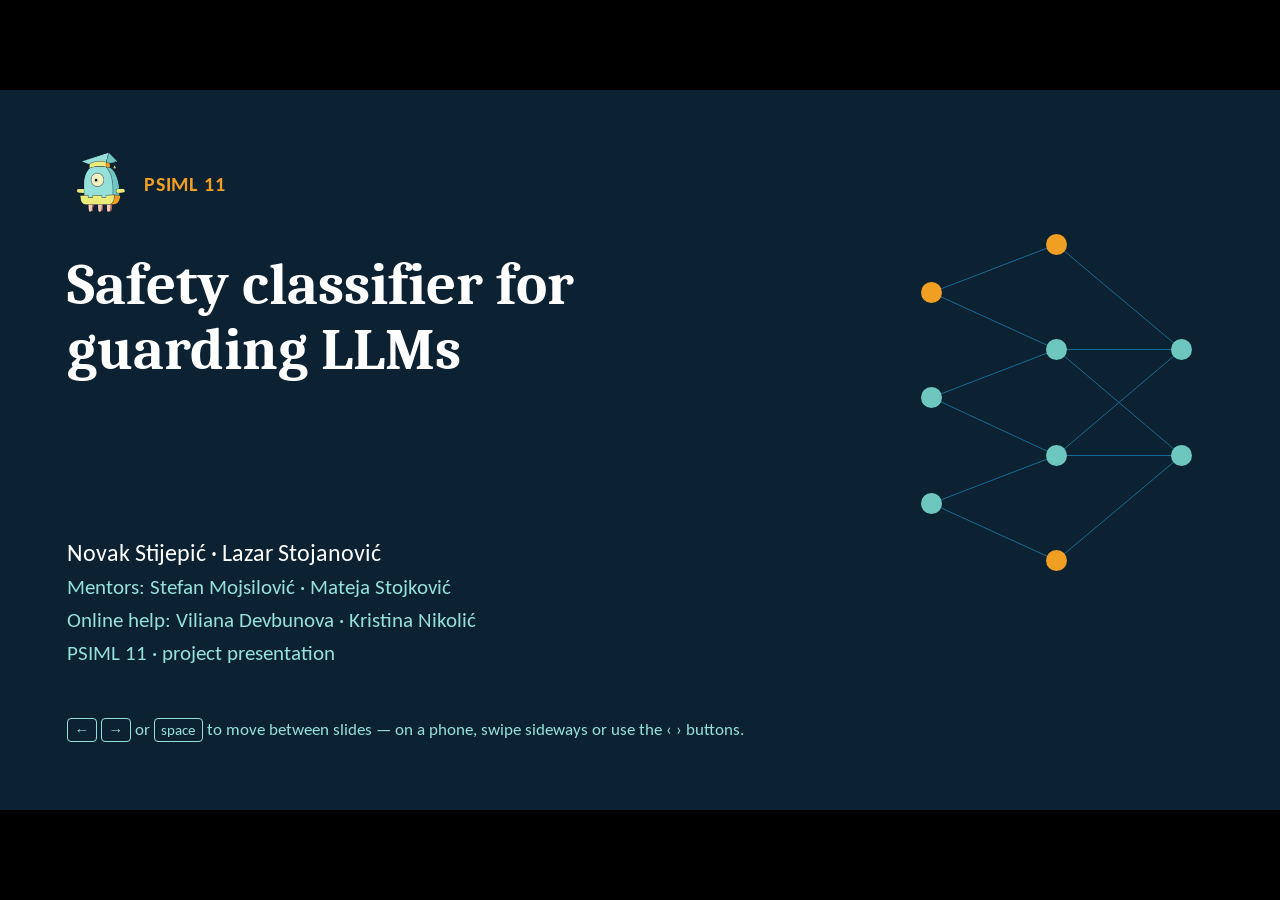
<file: presentation/index.html>
<!DOCTYPE html>
<html lang="en">
<head>
<meta charset="utf-8">
<meta name="viewport" content="width=device-width, initial-scale=1, viewport-fit=cover">
<title>Safety Classifiers — PSIML 11</title>
<link rel="stylesheet" href="brand.css">
</head>
<body>

<div class="deck">

  <!-- ==================================================================
       SLIDE 1 — §0 Title [N].  Geometry ported 1:1 from slideLayout2 (PSIML_TITLE)
       ================================================================== -->
  <section class="slide slide--dark" data-active>

    <img class="logo logo--title" src="psiml-logo.png" alt="">
    <div class="wordmark">PSIML 11</div>

    <!-- The template's node-link motif: a 3-4-2 net, 12 edges, drawn at the
         same coordinates as the shapes in slide1.xml. -->
    <svg class="at" style="--x:900; --y:130; --w:310; --h:365"
         viewBox="900 130 310 365" aria-hidden="true">
      <g stroke="#146B93" stroke-width="1" fill="none">
        <path d="M931.5 202.5 L1056.5 154.5  M931.5 202.5 L1056.5 259.5
                 M931.5 307.5 L1056.5 259.5  M931.5 307.5 L1056.5 365.5
                 M931.5 413.5 L1056.5 365.5  M931.5 413.5 L1056.5 470.5
                 M1056.5 154.5 L1181.5 259.5 M1056.5 259.5 L1181.5 259.5
                 M1056.5 259.5 L1181.5 365.5 M1056.5 365.5 L1181.5 259.5
                 M1056.5 365.5 L1181.5 365.5 M1056.5 470.5 L1181.5 365.5"/>
      </g>
      <g>
        <circle cx="931.5"  cy="202.5" r="10.5" fill="#F19F22"/>
        <circle cx="931.5"  cy="307.5" r="10.5" fill="#6EC7BF"/>
        <circle cx="931.5"  cy="413.5" r="10.5" fill="#6EC7BF"/>
        <circle cx="1056.5" cy="154.5" r="10.5" fill="#F19F22"/>
        <circle cx="1056.5" cy="259.5" r="10.5" fill="#6EC7BF"/>
        <circle cx="1056.5" cy="365.5" r="10.5" fill="#6EC7BF"/>
        <circle cx="1056.5" cy="470.5" r="10.5" fill="#F19F22"/>
        <circle cx="1181.5" cy="259.5" r="10.5" fill="#6EC7BF"/>
        <circle cx="1181.5" cy="365.5" r="10.5" fill="#6EC7BF"/>
      </g>
    </svg>

    <h1 class="h1-title at" style="--x:67; --y:163; --w:729; --h:182">
      Safety classifier for guarding LLMs
    </h1>

    <p class="presenters at" style="--x:67; --y:449; --w:691; --h:146">
      Novak Stijepić &middot; Lazar Stojanović
      <span class="affil">Mentors: Stefan Mojsilović &middot; Mateja Stojković</span>
      <span class="affil">Online help: Viliana Devbunova &middot; Kristina Nikolić</span>
      <span class="affil">PSIML 11 &middot; project presentation</span>
    </p>

    <p class="nav-hint at" style="--x:67; --y:628; --w:900">
      <span class="key">&larr;</span> <span class="key">&rarr;</span> or
      <span class="key">space</span> to move between slides &mdash;
      on a phone, swipe sideways or use the &lsaquo;&nbsp;&rsaquo; buttons.
    </p>

  </section>


  <!-- ==================================================================
       SLIDE 2 — §1 Why [N].  🧩 DIAGRAM: jailbreak_roleplay_wrapper_two_panel_v2.svg
       — the basic problem: a roleplay wrapper jailbreak gets a frontier model
       to comply.  One slide, one idea.
       ================================================================== -->
  <section class="slide slide--light">
    <img class="logo logo--content" src="psiml-logo.png" alt="">
    <h1 class="h1-content at" style="--x:67; --y:53; --w:1075; --h:82">
      The basic problem
    </h1>

    <div class="at" style="--x:67; --y:150; --w:680; --h:480">
      <img class="slide-img" src="jailbreak_roleplay_wrapper_two_panel_v2.svg"
           alt="a roleplay-wrapper jailbreak: benign framing on the left, the same prompt wrapped as a roleplay getting compliance on the right"
           style="width:100%; height:100%; object-fit:contain">
    </div>

    <div class="slide-number">1</div>
  </section>


  <!-- ==================================================================
       SLIDE 4 — §1 Why [N].  💬 The goal statement.  The space above the goal
       line (roughly y 150–480) is deliberately EMPTY — Novak is adding his own
       scale-of-the-problem content there.  Stat cards were tried here and
       dropped 2026-08-15: the public numbers mix deployments (the 5.5%/0.05%
       figures are the Constitutional Classifiers++ SHADOW deployment on Sonnet
       4.5, Dec 2025–Jan 2026 — not live Fable 5 behaviour), and "every prompt
       is screened" overstates coverage, since the heavy CBRN/jailbreak stacks
       are gated to high-capability models rather than all traffic.
       ================================================================== -->
  <section class="slide slide--light">
    <img class="logo logo--content" src="psiml-logo.png" alt="">
    <h1 class="h1-content at" style="--x:67; --y:53; --w:1075; --h:82">
      Safety classifiers in production — and our goal
    </h1>

    <div class="at" style="--x:67; --y:170; --w:1146; --h:160">
      <img class="slide-img" src="chat_and_classifier_two_boxes.svg"
           alt="two boxes side by side, chat model and classifier model"
           style="width:100%; height:100%; object-fit:contain">
    </div>

    <div class="at" style="--x:127; --y:380; --w:1086; --h:260">
      <ul style="margin:0; padding-left:44px; font:24pt/1.5 var(--psiml-text); color:var(--psiml-body)">
        <li>The classifier is able to stop the conversation mid-stream.</li>
        <li style="margin-top:.5em">Fable 5 classifier &mdash; no public jailbreak discovered &mdash; stops and
            reroutes 20% of coding tasks on Terminal-Bench (June 2026).</li>
        <li style="margin-top:.5em"><strong>Our goal:</strong> replicate the stack &mdash; train the classifier
            and explore attack surface.</li>
      </ul>
    </div>

    <div class="slide-number">2</div>
  </section>

  <!-- ==================================================================
       SLIDE 8a — §4 Dataset [N].  Overview of the augmentation pipeline.
       Split 2026-08-16 into five slides (this one + one per augmentation)
       because the single-slide version's type was too small to read from
       the back of the room.  The 0/30 stat moved here from the old
       "Jailbreaking Qwen" slide (now the appendix): it is the *motivation*
       for augmenting — the raw adversarial prompts are too easy.
       ================================================================== -->
  <section class="slide slide--light">
    <img class="logo logo--content" src="psiml-logo.png" alt="">
    <h1 class="h1-content at" style="--x:67; --y:53; --w:1075; --h:82">
      WildGuardMix, 2024
    </h1>

    <div class="at" style="--x:67; --y:190; --w:1146; --h:400; display:flex; gap:32px; align-items:stretch">

      <div class="panel panel--accent" style="flex:0 0 420px; display:flex; flex-direction:column; justify-content:center">
        <div class="stat" style="font-size:56pt">0&nbsp;/&nbsp;30</div>
        <div class="stat-label" style="font-size:22pt; margin-top:12px">WildGuardMix adversarial
          prompts that jailbroke Qwen3.5-9B</div>
      </div>

      <div class="panel" style="flex:1; display:flex; flex-direction:column; justify-content:center">
        <p class="body" style="margin:0; font-size:23pt">The 2024 source data is <strong>English-only,
        plain-text, complete-response</strong> &mdash; and its adversarial prompts no longer break
        a 2026 model.</p>
        <p class="body" style="margin:20px 0 0; font-size:23pt">Training on it alone teaches the guard
        exactly one attack surface. So we augment it <strong>four ways</strong>.</p>
      </div>

    </div>

    <div class="slide-number">3</div>
  </section>


  <!-- ==================================================================
       SLIDE 8b — Augmentation 1: Translation.
       ================================================================== -->
  <section class="slide slide--light">
    <img class="logo logo--content" src="psiml-logo.png" alt="">
    <h1 class="h1-content at" style="--x:67; --y:53; --w:1075; --h:82">
      Augmentation 1
    </h1>

    <div class="at" style="--x:67; --y:160; --w:1146; --h:120">
      <div class="panel panel--accent" style="display:flex; flex-direction:column; justify-content:center; height:100%">
        <div class="panel-heading" style="font-size:26pt">LLM-powered translation</div>
      </div>
    </div>

    <div class="at body" style="--x:67; --y:330; --w:1146; --h:280; font-size:19pt">
      <p>Harmful prompts and responses translated out of English by an LLM.</p>
      <p><strong>Why:</strong> non-English phrasing is a common attack vector &mdash; a guard trained
      on English alone simply stops seeing the harm. The classifier must not be English-only.</p>
    </div>

    <div class="at" style="--x:67; --y:560; --w:1146; --h:110">
      <div class="panel panel--accent" style="display:flex; align-items:center; justify-content:center; height:100%">
        <div class="stat-label" style="font-size:20pt">11 low-resource language attacks in final stress test &mdash; all blocked</div>
      </div>
    </div>

    <div class="slide-number">4</div>
  </section>


  <!-- ==================================================================
       SLIDE 8c — Augmentation 2: Unicode / homoglyph transform.
       🧩 unicode_augmentation_example.svg — the "emai1 sc@m op3ration"
       example, added 2026-08-16 so the mechanism is concrete.
       ================================================================== -->
  <section class="slide slide--light">
    <img class="logo logo--content" src="psiml-logo.png" alt="">
    <h1 class="h1-content at" style="--x:67; --y:53; --w:1075; --h:82">
      Augmentation 2
    </h1>

    <div class="at" style="--x:67; --y:145; --w:1146; --h:70">
      <div class="panel panel--accent" style="display:flex; flex-direction:column; justify-content:center; height:100%">
        <div class="panel-heading" style="font-size:22pt">Unicode transform</div>
      </div>
    </div>

    <div class="at" style="--x:67; --y:230; --w:1146; --h:290">
      <img class="slide-img" src="unicode_augmentation_example.svg"
           alt="the prompt 'How to run an email scam operation?' rewritten with Cyrillic o, digit 1 for l, @ for a and 3 for e"
           style="width:100%; height:100%; object-fit:contain">
    </div>

    <div class="at body" style="--x:67; --y:530; --w:1146; --h:110; font-size:17pt">
      <p><strong>Why:</strong> the classifier has to catch what the chat model stopped catching &mdash;
      and treat character noise like this, rare in honest use, as suspicious in itself.</p>
    </div>

    <div class="at" style="--x:67; --y:645; --w:1146; --h:65">
      <div class="panel panel--accent" style="display:flex; align-items:center; justify-content:center; height:100%">
        <div class="stat-label" style="font-size:19pt">9 unicode obfuscation attacks in final stress test &mdash; all blocked</div>
      </div>
    </div>

    <div class="slide-number">5</div>
  </section>


  <!-- ==================================================================
       SLIDE 8d — Augmentation 3: Truncation (prefix labelling).
       ================================================================== -->
  <section class="slide slide--light">
    <img class="logo logo--content" src="psiml-logo.png" alt="">
    <h1 class="h1-content at" style="--x:67; --y:53; --w:1075; --h:82">
      Augmentation 3
    </h1>

    <div class="at" style="--x:67; --y:160; --w:1146; --h:120">
      <div class="panel panel--accent" style="display:flex; flex-direction:column; justify-content:center; height:100%">
        <div class="panel-heading" style="font-size:26pt">Truncation</div>
      </div>
    </div>

    <div class="at body" style="--x:67; --y:330; --w:1146; --h:280; font-size:19pt">
      <p>Harmful responses cut at a random point; the prefix inherits the label.</p>
      <p><strong>Why:</strong> the guard must act <em>mid-response</em>, before the harmful tokens reach
      the user &mdash; not once the answer is already finished. Without truncated rows it only ever
      learns to judge complete answers.</p>
    </div>

    <div class="slide-number">6</div>
  </section>


  <!-- ==================================================================
       SLIDE 8e — Augmentation 4: Prompt switching.
       ================================================================== -->
  <section class="slide slide--light">
    <img class="logo logo--content" src="psiml-logo.png" alt="">
    <h1 class="h1-content at" style="--x:67; --y:53; --w:1075; --h:82">
      Augmentation 4
    </h1>

    <div class="at" style="--x:67; --y:160; --w:1146; --h:120">
      <div class="panel panel--accent" style="display:flex; flex-direction:column; justify-content:center; height:100%">
        <div class="panel-heading" style="font-size:26pt">Prompt switching</div>
      </div>
    </div>

    <div class="at body" style="--x:67; --y:330; --w:1146; --h:280; font-size:19pt">
      <p>A benign prompt swapped onto a harmful response.</p>
      <p><strong>Why:</strong> in the raw data the harm label equals the <em>prompt</em> label on every
      single row &mdash; so a model can score perfectly while ignoring the response entirely.
      Switched-prompt rows are the only ones that force it to actually read the answer.</p>
    </div>

    <div class="slide-number">7</div>
  </section>




  <!-- ==================================================================
       SLIDE 11 — §5 Jailbreaking Qwen [N].  💬 TEXT: teacher-forced activations
       for the probe (couldn't generate hundreds of real jailbreaks; compute
       activations as if the model had generated the text we hand it).
       ================================================================== -->
  <section class="slide slide--light">
    <img class="logo logo--content" src="psiml-logo.png" alt="">
    <h1 class="h1-content at" style="--x:67; --y:53; --w:1075; --h:82">
      Teacher-forced activations for the probe
    </h1>

    <div class="at" style="--x:67; --y:190; --w:1146; --h:420">
      <ul style="margin:0; padding-left:36px; font:28pt/1.6 var(--psiml-text); color:var(--psiml-body)">
        <li style="margin-bottom:24px">Chat model &mdash; Qwen-3.5-9B</li>
        <li style="margin-bottom:24px">Teacher-forced activations were needed because we only got 38 true
        Qwen-3.5-9B jailbreak activations &mdash; not enough to train</li>
        <li>Feed the model text it never generated, read the activations as if it had</li>
      </ul>
    </div>

    <div class="slide-number">8</div>
  </section>


  <!-- ==================================================================
       SLIDE 12 — §3 Architectures [L].  Inline SVG, v2 (2026-08-16) — mentor
       pass 1 said type too small + Qwen3.5-9B unnamed; pass 2 said still too
       small, cut the sub-labels (I/O-contract captions, "reference point"
       paragraph) and blow up what's left. Every remaining label is a single
       short line at 26-46px — nothing under 20px anywhere on the slide.
       Encoding unchanged: solid teal = text flowing, dashed orange =
       activations tapped from inside the model (colour AND dash style both
       carry it, survives greyscale/projector). Qwen3Guard still sits below
       the dotted rule in the ensemble's column with no arrows in — same job,
       one model instead of two, but not part of the data flow.
       ================================================================== -->
  <section class="slide slide--light">
    <img class="logo logo--content" src="psiml-logo.png" alt="">
    <h1 class="h1-content at" style="--x:67; --y:53; --w:1075; --h:82">
      The architecture
    </h1>

    <svg class="at" style="--x:67; --y:108; --w:1146; --h:560"
         viewBox="0 0 1146 560" role="img"
         aria-label="User text enters Qwen3.5-9B. Its text output feeds a Gemma 3 1B IT plus LoRA classifier, while its internal activations feed a logistic regression probe. The two together form the 1B ensemble, which outputs safe or unsafe. Qwen3Guard-8B is shown below, centred, as the SOTA reference.">

      <defs>
        <marker id="ar" viewBox="0 0 10 10" refX="8.5" refY="5"
                markerWidth="7" markerHeight="7" orient="auto-start-reverse">
          <path d="M1.5 1L8 5L1.5 9" fill="none" stroke="context-stroke"
                stroke-width="2.2" stroke-linecap="round" stroke-linejoin="round"/>
        </marker>
      </defs>

      <!-- ============ ENSEMBLE LABEL + CONTAINER ============ -->
      <text x="714" y="38" text-anchor="middle"
            style="font:700 38px var(--psiml-head); fill:#B4740F">Ensemble 1B</text>
      <rect x="508" y="55" width="412" height="340" rx="18"
            fill="none" stroke="#F19F22" stroke-width="3.5" stroke-dasharray="11 8"/>

      <!-- ============ USER ============ -->
      <rect x="0" y="145" width="150" height="160" rx="12"
            fill="#FFFFFF" stroke="#5A7484" stroke-width="2.5"/>
      <text x="75" y="225" text-anchor="middle" dominant-baseline="central"
            style="font:700 44px var(--psiml-head); fill:#23404F">User</text>

      <path d="M150 225 H 200" stroke="#146B93" stroke-width="4.5"
            marker-end="url(#ar)" fill="none"/>

      <!-- ============ MAIN MODEL ============ -->
      <rect x="208" y="90" width="290" height="270" rx="14" fill="#146B93"/>
      <text x="353" y="225" text-anchor="middle" dominant-baseline="central"
            style="font:700 44px var(--psiml-head); fill:#FFFFFF">Qwen3.5-9B</text>

      <!-- ============ TEXT PATH -> SLM ============ -->
      <path d="M498 135 H 576" stroke="#146B93" stroke-width="4.5"
            marker-end="url(#ar)" fill="none"/>

      <!-- ============ ACTIVATION PATH -> PROBE ============ -->
      <path d="M498 315 H 576" stroke="#F19F22" stroke-width="4.5"
            stroke-dasharray="11 8" marker-end="url(#ar)" fill="none"/>

      <!-- ============ THE TWO GUARDS ============ -->
      <rect x="576" y="65" width="326" height="140" rx="12"
            fill="#E3EEF1" stroke="#146B93" stroke-width="2.5"/>
      <text x="739" y="113" text-anchor="middle" dominant-baseline="central"
            style="font:700 34px var(--psiml-head); fill:#0C2233">Gemma 3 1B IT</text>
      <text x="739" y="157" text-anchor="middle" dominant-baseline="central"
            style="font:700 34px var(--psiml-head); fill:#0C2233">+ LoRA</text>

      <rect x="576" y="245" width="326" height="140" rx="12"
            fill="#E3EEF1" stroke="#146B93" stroke-width="2.5"/>
      <text x="739" y="293" text-anchor="middle" dominant-baseline="central"
            style="font:700 34px var(--psiml-head); fill:#0C2233">Logistic</text>
      <text x="739" y="337" text-anchor="middle" dominant-baseline="central"
            style="font:700 34px var(--psiml-head); fill:#0C2233">Regression</text>

      <!-- ============ MERGE -> VERDICT ============ -->
      <path d="M902 135 H 932 Q 944 135 944 147 V 213" fill="none"
            stroke="#F19F22" stroke-width="4.5" stroke-linejoin="round"/>
      <path d="M902 315 H 932 Q 944 315 944 303 V 237" fill="none"
            stroke="#F19F22" stroke-width="4.5" stroke-linejoin="round"/>
      <circle cx="944" cy="225" r="10" fill="#F19F22"/>
      <path d="M944 225 H 1000" stroke="#F19F22" stroke-width="4.5"
            marker-end="url(#ar)" fill="none"/>

      <rect x="1000" y="130" width="140" height="190" rx="12"
            fill="#95E1D9" stroke="#146B93" stroke-width="5"/>
      <text x="1070" y="195" text-anchor="middle"
            style="font:700 34px var(--psiml-head); fill:#0C2233">Safe</text>
      <text x="1070" y="255" text-anchor="middle"
            style="font:700 34px var(--psiml-head); fill:#0C2233">Unsafe</text>

      <!-- ============ REFERENCE ROW ============ -->
      <path d="M0 435 H 1146" stroke="#5A7484" stroke-width="5"
            stroke-dasharray="18 10" opacity=".8"/>

      <rect x="410" y="465" width="326" height="90" rx="12"
            fill="#FFFFFF" stroke="#5A7484" stroke-width="2.5"/>
      <text x="573" y="510" text-anchor="middle" dominant-baseline="central"
            style="font:700 32px var(--psiml-head); fill:#23404F">Qwen3Guard-8B</text>

    </svg>

    <div class="slide-number">9</div>
  </section>


  <!-- ==================================================================
       SLIDE 13 — §6 Results [L].  📊 PLOT — THE MONEY SLIDE: F1 + recall bar
       chart, 6 systems, test set 227 (touched once) + 🧩 confusion-matrix inset
       (TP 115 · FN 12 · FP 9 · TN 91).  STATUS: numbers ready, plot MAKE.
       ================================================================== -->
  <!-- ==================================================================
       SLIDE — §6 Results [L], build step 1/2 (added 2026-08-16).  Same chart
       image as the next slide, with a plain background-coloured rectangle
       painted over Gemma LoRA / Linear probe / Gemma zero-shot -- only
       Qwen3Guard and Ensemble are visible.  Rectangle boundary computed from
       matplotlib's own pixel transform (midpoint between the Ensemble and
       Gemma LoRA bar groups, x=1.5 in data coords) so it lines up exactly
       with the bar edge, not eyeballed. Superseded the earlier
       full-width-image + covering-rectangle version (2026-08-16): a
       background rectangle left the visible bars off-centre (crammed into
       the left third of a full-width slide), so this now uses an actual
       PNG crop (main_results_partial.png, same source pixels, cropped not
       masked) sized to its own aspect ratio and centred on the slide.
       Next slide is the full five-system chart, no crop -- the reveal.
       ================================================================== -->
  <section class="slide slide--light">
    <img class="logo logo--content" src="psiml-logo.png" alt="">
    <h1 class="h1-content at" style="--x:67; --y:53; --w:1075; --h:82">
      Results: five systems on the held-out test set
    </h1>

    <div class="at" style="--x:399; --y:140; --w:483; --h:560">
      <img class="slide-img" src="main_results_partial.png"
           alt="F1 and harmful recall, Qwen3Guard and Ensemble"
           style="width:100%; height:100%; object-fit:contain">
    </div>

    <div class="slide-number">10</div>
  </section>


  <!-- ==================================================================
       SLIDE — §6 Results [L], build step 2/2: the reveal, no rectangle.
       ================================================================== -->
  <section class="slide slide--light">
    <img class="logo logo--content" src="psiml-logo.png" alt="">
    <h1 class="h1-content at" style="--x:67; --y:53; --w:1075; --h:82">
      Results: five systems on the held-out test set
    </h1>

    <div class="at" style="--x:67; --y:140; --w:1146; --h:560">
      <img class="slide-img" src="main_results.png"
           alt="F1 and harmful recall, five systems, test set"
           style="width:100%; height:100%; object-fit:contain">
    </div>

    <div class="slide-number">11</div>
  </section>


  <!-- ==================================================================
       SLIDE 14 — §6 Results [L].  📊 PLOT: learning curve, val F1 vs train rows
       (log₂), +0.019 F1 per doubling, still rising at full data.
       STATUS: data ready, plot MAKE.
       ================================================================== -->
  <section class="slide slide--light">
    <img class="logo logo--content" src="psiml-logo.png" alt="">
    <h1 class="h1-content at" style="--x:67; --y:53; --w:1075; --h:82">
      We are data-limited, not architecture-limited
    </h1>

    <div class="at" style="--x:67; --y:140; --w:1146; --h:560">
      <img class="slide-img" src="learning_curve_v2.png"
           alt="learning curve: validation F1 vs training rows"
           style="width:100%; height:100%; object-fit:contain">
    </div>

    <div class="slide-number">12</div>
  </section>


  <!-- ==================================================================
       SLIDE 18 — §7 Inference [N].  Minimal qualitative cost/latency slide —
       no plot, no exact numbers (the ensemble_v2_final cost curve was cut
       2026-08-16: the measurements aren't in yet).  Four bullets, verbatim.
       ================================================================== -->
  <section class="slide slide--light">
    <img class="logo logo--content" src="psiml-logo.png" alt="">
    <h1 class="h1-content at" style="--x:67; --y:53; --w:1075; --h:82">
      The ensemble price: the probe gates the classifier
    </h1>

    <div class="at" style="--x:67; --y:180; --w:1146; --h:430">
      <ul style="margin:0; padding-left:36px; font:28pt/1.6 var(--psiml-text); color:var(--psiml-body)">

        <li style="margin-bottom:18px">Ensemble cheaper than SLM-only - no SLM overhead on most traffic</li>
        <li style="margin-bottom:18px">Possible latency spike when probe fires at long context window (SLM prefill)</li>
        <li style="margin-bottom:18px">Probe extremely cheap</li>
        <li>Inference optimization: SLM KV-cache reuse implemented</li>
      </ul>
    </div>

    <div class="slide-number">13</div>
  </section>


  <!-- ==================================================================
       SLIDE 19 — §8 Red teaming [L].  Simplified 2026-08-16: Novak's dense
       four-panel version (each with 3-4 sub-bullets) replaced with four
       plain lines, same .plain-list treatment as the rest of Lazar's
       section -- all the affordance detail now lives in the spoken pitch
       instead of on-screen.
       ================================================================== -->
  <section class="slide slide--light">
    <img class="logo logo--content" src="psiml-logo.png" alt="">
    <h1 class="h1-content at" style="--x:67; --y:53; --w:1075; --h:82">
      Red teaming with a frontier coding agent
    </h1>

    <div class="at" style="--x:67; --y:220; --w:1146; --h:280; display:flex; gap:24px">

      <div class="panel panel--accent" style="flex:1; display:flex; flex-direction:column; align-items:center; justify-content:center; gap:12px; text-align:center">
        <div style="font:700 27pt var(--psiml-head); color:var(--psiml-ink)">Kimi K3</div>
        <div style="font:400 16pt var(--psiml-text); color:var(--psiml-muted)">the brain</div>
      </div>

      <div class="panel panel--accent" style="flex:1; display:flex; flex-direction:column; align-items:center; justify-content:center; gap:12px; text-align:center">
        <div style="font:700 27pt var(--psiml-head); color:var(--psiml-ink)">Pi harness</div>
        <div style="font:400 16pt var(--psiml-text); color:var(--psiml-muted)">the hands</div>
      </div>

      <div class="panel panel--accent" style="flex:1; display:flex; flex-direction:column; align-items:center; justify-content:center; gap:12px; text-align:center">
        <div style="font:700 27pt var(--psiml-head); color:var(--psiml-ink)">AGENTS.md</div>
        <div style="font:400 16pt var(--psiml-text); color:var(--psiml-muted)">the rules</div>
      </div>

      <div class="panel panel--accent" style="flex:1; display:flex; flex-direction:column; align-items:center; justify-content:center; gap:12px; text-align:center">
        <div style="font:700 27pt var(--psiml-head); color:var(--psiml-ink)">Human hints</div>
        <div style="font:400 16pt var(--psiml-text); color:var(--psiml-muted)">the nudges</div>
      </div>

    </div>

    <div class="at" style="--x:67; --y:540; --w:1146; --h:80">
      <div class="panel panel--accent" style="display:flex; align-items:center; justify-content:center; height:100%">
        <div class="stat-label" style="font-size:22pt">181 attacks tried in total</div>
      </div>
    </div>

    <div class="slide-number">14</div>
  </section>


  <!-- ==================================================================
       SLIDE 20 — §8 Red teaming [L].  Bullets replaced with Novak's
       two_stage_classifier_bypass.svg diagram (2026-08-15 merge, chosen over
       the plain-list version) — plain request blocked at input vs technical
       description passing both stages, three yellow failure annotations.
       Title kept plural per Lazar's instruction; renumbered to fit this
       branch's slide count (18, not 19 — the LoRA-regression slide below
       stays cut, it was never part of Novak's diagram commit).
       ================================================================== -->
  <section class="slide slide--light">
    <img class="logo logo--content" src="psiml-logo.png" alt="">
    <h1 class="h1-content at" style="--x:67; --y:53; --w:1075; --h:82">
      Example of an attack that worked
    </h1>

    <div class="at" style="--x:110; --y:130; --w:1060; --h:575">
      <img class="slide-img" src="two_stage_classifier_bypass.svg"
           alt="plainly worded request blocked at the input classifier; the same request as a technical description passes input classifier, chat model, and output classifier"
           style="width:100%; height:100%; object-fit:contain">
    </div>

    <div class="slide-number">15</div>
  </section>


  <!-- ==================================================================
       SLIDE 23 — §9 Close [?].  💬 TEXT-ONLY, three lines appearing one at a
       time: augmentations worked · validation F1 is not safety · the remaining
       gap is knowledge, not capacity.
       ================================================================== -->
  <!-- ==================================================================
       SLIDE 23 — §9 Close [L].  💬 TEXT-ONLY.  Two takeaways added
       2026-08-15, same plain-list treatment as slides 17/18 (no extra
       emphasis by design). "What's next" bullets still TBD — leave room
       below for a second group once decided.
       ================================================================== -->
  <section class="slide slide--light">
    <img class="logo logo--content" src="psiml-logo.png" alt="">
    <h1 class="h1-content at" style="--x:67; --y:53; --w:1075; --h:82">
      Takeaways and what's next
    </h1>

    <div class="at" style="--x:130; --y:155; --w:1020; --h:210">
      <p class="group-label group-label--accent">Takeaways</p>
      <ul class="plain-list">
        <li>Successfully reproduced Anthropic's Constitutional Classifiers++ architecture &mdash; at student scale</li>
        <li>Matched SOTA recall at a lower compute cost</li>
      </ul>
    </div>

    <div class="at" style="--x:130; --y:430; --w:1020; --h:210">
      <p class="group-label group-label--accent2">What's next</p>
      <ul class="plain-list plain-list--next">
        <li>Grow the dataset &mdash; with alias and framing examples</li>
        <li>Train on conversations, not just single exchanges</li>
      </ul>
    </div>

    <div class="slide-number">16</div>
  </section>


  <!-- ==================================================================
       SLIDE 24 — new closer, replaces the old "Caveats and where we'd go
       next" (that content folded into slide 20's title/bullets instead).
       Q&A / contact slide: photos + name + faculty + year + program +
       interests for Lazar and Novak — content pending from the user.
       ================================================================== -->
  <!-- ==================================================================
       SLIDE — Q&A closer.  Two-column presenter cards, photo placeholder +
       name + affiliation, added 2026-08-16.  Photos still to be dropped in
       (dashed "photo" boxes as placeholders) — swap the placeholder <div>
       for an <img class="slide-img" ...> once the files exist.
       ================================================================== -->
  <section class="slide slide--light">
    <img class="logo logo--content" src="psiml-logo.png" alt="">
    <h1 class="h1-content at" style="--x:67; --y:53; --w:1075; --h:82">
      Q&amp;A &mdash; this is us
    </h1>

    <!-- Novak -->
    <div class="at" style="--x:305; --y:140; --w:150; --h:180">
      <img src="novak.jpg" alt="Novak Stijepi&#263;"
           style="width:100%; height:100%; object-fit:contain; border-radius:16px; background:var(--psiml-panel); display:block">
    </div>
    <div class="at" style="--x:170; --y:330; --w:420; --h:130; text-align:center">
      <div style="font:700 22pt var(--psiml-head); color:var(--psiml-ink)">Novak Stijepi&#263;</div>
      <div style="margin-top:10px; font:400 15pt var(--psiml-text); color:var(--psiml-body); line-height:1.45">
        University of Belgrade<br>
        School of Electrical Engineering<br>
        Finishing third year &middot; Software Engineering
      </div>
    </div>
    <div class="at" style="--x:290; --y:462; --w:180; --h:180">
      <img src="novak-qr.png" alt="LinkedIn QR &mdash; Novak Stijepi&#263;"
           style="width:100%; height:100%; object-fit:contain; display:block">
    </div>
    <div class="at" style="--x:170; --y:648; --w:420; --h:32; text-align:center;
                           font:400 13pt var(--psiml-text); color:var(--psiml-body)">
      linkedin.com/in/novakstijepic
    </div>

    <!-- Lazar -->
    <div class="at" style="--x:825; --y:140; --w:150; --h:180">
      <img src="lazar.jpg" alt="Lazar Stojanovi&#263;"
           style="width:100%; height:100%; object-fit:contain; border-radius:16px; background:var(--psiml-panel); display:block">
    </div>
    <div class="at" style="--x:690; --y:330; --w:420; --h:130; text-align:center">
      <div style="font:700 22pt var(--psiml-head); color:var(--psiml-ink)">Lazar Stojanovi&#263;</div>
      <div style="margin-top:10px; font:400 15pt var(--psiml-text); color:var(--psiml-body); line-height:1.45">
        Union University<br>
        School of Computing, Belgrade<br>
        Finishing third year &middot; Computer Science
      </div>
    </div>
    <div class="at" style="--x:810; --y:462; --w:180; --h:180">
      <img src="lazar-qr.png" alt="LinkedIn QR &mdash; Lazar Stojanovi&#263;"
           style="width:100%; height:100%; object-fit:contain; display:block">
    </div>
    <div class="at" style="--x:690; --y:648; --w:420; --h:32; text-align:center;
                           font:400 13pt var(--psiml-text); color:var(--psiml-body)">
      linkedin.com/in/lazar-stojanovic-450b05271
    </div>

    <div class="slide-number">17</div>
  </section>


  <!-- ==================================================================
       APPENDIX — §5 Jailbreaking Qwen [N].  Moved to the end 2026-08-16
       (was slide 5).  The 0/30 card moved out to the augmentation-overview
       slide, where it motivates the augmentations; what stays here is the
       38/300 divider-template success rate, kept as a backup slide for
       questions about how the jailbreak corpus was built.
       ================================================================== -->
  <section class="slide slide--light">
    <img class="logo logo--content" src="psiml-logo.png" alt="">
    <h1 class="h1-content at" style="--x:67; --y:53; --w:1075; --h:82">
      Appendix: jailbreaking Qwen was the real obstacle
    </h1>

    <div class="at" style="--x:67; --y:220; --w:1146; --h:360; display:flex; gap:24px">

      <div class="panel panel--accent" style="flex:1; display:flex; flex-direction:column; justify-content:center">
        <div class="stat">38&nbsp;/&nbsp;300</div>
        <div class="stat-label">divider-template jailbreaks that succeeded &mdash;
          ~13%, inconsistent, not reliable</div>
      </div>

      <div class="panel" style="flex:1; display:flex; flex-direction:column; justify-content:center">
        <p class="body" style="margin:0">Every successful jailbreak had to come from the guarded model
        itself (Qwen3.5-9B) &mdash; those 38 exchanges are the seed corpus for the probe replays.</p>
        <p class="body" style="margin:14px 0 0">WildGuardMix's own adversarial prompts scored
        <strong>0 / 30</strong>; only divider-style templates broke it at all.</p>
      </div>

    </div>

    <div class="slide-number">18</div>
  </section>


  <!-- ==================================================================
       APPENDIX — §8 Red teaming [L].  🧩 DIAGRAM: classifier_knowledge_probe.svg
       — base model names the chemical from the common name but hallucinates from
       the technical description.  Moved to the appendix 2026-08-16 (was the
       main-deck "Unguardable at 1B" slide, right after "Example of an attack
       that worked") — the finding stays available for Q&A without occupying
       a main-arc slide slot.  Structural, not fixable by scale; defending
       would mean blocking chemistry as a topic.
       ================================================================== -->
  <section class="slide slide--light">
    <img class="logo logo--content" src="psiml-logo.png" alt="">
    <h1 class="h1-content at" style="--x:67; --y:53; --w:1075; --h:82">
      Appendix: unguardable at 1B, the gap is knowledge, not capacity
    </h1>

    <div class="at" style="--x:67; --y:170; --w:1075; --h:426">
      <img class="slide-img" src="classifier_knowledge_probe.svg"
           alt="the classifier's base model, asked directly, identifies chemicals by common name but hallucinates when given the technical description of the same chemical"
           style="width:100%; height:100%; object-fit:contain">
    </div>

    <div class="slide-number">19</div>
  </section>


  <!-- ==================================================================
       APPENDIX — §5 Jailbreaking Qwen [N].  🧩 DIAGRAM: divider_jailbreak_qwen_label_outside.svg
       — the divider-template jailbreak pattern (injected instruction forces
       one reply with a refusal, an exact divider string, then the harmful
       answer).  Moved here from the previous slide 2026-08-15 so it gets a
       beat of its own; the previous slide keeps the stats and gets new art.
       Moved to the very end 2026-08-16.
       ================================================================== -->
  <section class="slide slide--light">
    <img class="logo logo--content" src="psiml-logo.png" alt="">
    <h1 class="h1-content at" style="--x:67; --y:53; --w:1075; --h:82">
      Modern jailbreak example
    </h1>

    <div class="at" style="--x:155; --y:130; --w:970; --h:575">
      <img class="slide-img" src="divider_jailbreak_qwen_label_outside.svg"
           alt="divider-template jailbreak pattern: one reply holds a refusal, a divider string, then the harmful answer"
           style="width:100%; height:100%; object-fit:contain">
    </div>

    <div class="slide-number">20</div>
  </section>



  <!-- ==================================================================
       APPENDIX — AEGIS guarded-chat video demo (chat-demo.mp4).  Backup
       slide for "can we see it running?" questions.  Not autoplayed: the
       nav script starts it when the slide becomes active and pauses it on
       leave, so it never plays behind other slides.
       ================================================================== -->
  <section class="slide slide--light">
    <img class="logo logo--content" src="psiml-logo.png" alt="">
    <h1 class="h1-content at" style="--x:67; --y:53; --w:1075; --h:82">
      Appendix: AEGIS guarded chat &mdash; demo
    </h1>

    <div class="at" style="--x:67; --y:145; --w:1146; --h:500">
      <video class="slide-demo" src="chat-demo.mp4"
             controls muted loop playsinline preload="metadata"
             style="width:100%; height:100%; object-fit:contain; background:#000"></video>
    </div>

    <div class="at body" style="--x:67; --y:660; --w:1146; --h:40; font-size:15pt">
      <p>Token-0 pre-check blocks the prompt before the target model is ever called;
      a block ends the conversation.</p>
    </div>

    <div class="slide-number">21</div>
  </section>


  <!-- ==================================================================
       APPENDIX CHARTS (added 2026-08-16).  Six plots were generated from the
       analyses cut from the dumbed-down main arc; only A6 is still in the deck
       (A1-A5 removed 2026-08-16 to end on slide 22).  All six SVGs and their
       generators stay in appendix_charts/ and can be re-added as slides.
       Sources are the REPORT.md files under scripts/model/results/; every value
       is transcribed from a report table, nothing is fitted or invented here.
       Each SVG is regenerable: appendix_charts/chartN_*.py, run with
       ~/aegis_env/bin/python (altair + vl-convert, data inline in the script).
       ================================================================== -->

  <!-- APPENDIX A6 — all eight systems on the identical 227 test rows, scored
       with one metric function.  Panel B is the honest part: the validation
       winner (DoRA all-linear) fell to 6th of 8 on test.  Note the truncated
       y-axis on Panel B, added to make the crossing legible. -->
  <section class="slide slide--light">
    <img class="logo logo--content" src="psiml-logo.png" alt="">
    <h1 class="h1-content at" style="--x:67; --y:53; --w:1075; --h:82">
      Appendix: every system on the held-out test set
    </h1>

    <div class="at" style="--x:67; --y:140; --w:1146; --h:495">
      <img class="slide-img" src="appendix_charts/chart6_system_comparison.svg"
           alt="grouped bars of F1, recall and false-positive rate for eight systems on the test set, and a slope plot of validation to test F1 for the LoRA and DoRA ablation arms"
           style="width:100%; height:100%; object-fit:contain">
    </div>

    <div class="at body" style="--x:67; --y:650; --w:1146; --h:40; font-size:15pt">
      <p>Test n&nbsp;=&nbsp;227 (127 harmful / 100 unharmful). The validation winner dropped to 6th of 8
      on test; the 4&times;-smaller attention-only LoRA rose to 2nd.</p>
    </div>

    <div class="slide-number">22</div>
  </section>

</div>

<nav class="deck-nav" aria-label="Slide navigation">
  <button type="button" data-nav="-1" aria-label="Previous slide">&lsaquo;</button>
  <button type="button" data-nav="1"  aria-label="Next slide">&rsaquo;</button>
</nav>

<script>
// Scale the 1280x720 canvas to fit the viewport. Pure CSS cannot do this:
// transform: scale() needs a unitless number, and calc(100vw / 1280) is a length.
// On phones innerWidth/innerHeight lag behind the real visible area (browser
// chrome, orientation change), so prefer visualViewport when it exists.
const deck = document.querySelector('.deck');
const fit = () => {
  const vv = window.visualViewport;
  // While the user is pinch-zoomed in, visualViewport reports the zoomed
  // (smaller) box; refitting to it would cancel out their zoom. Leave it be.
  if (vv && vv.scale > 1.01) return;
  const w = vv ? vv.width  : innerWidth;
  const h = vv ? vv.height : innerHeight;
  deck.style.setProperty('--deck-scale', Math.min(w / 1280, h / 720));
};
addEventListener('resize', fit);
addEventListener('orientationchange', () => setTimeout(fit, 100));
window.visualViewport?.addEventListener('resize', fit);
fit();

// Arrow / space navigation, with #n deep links so any slide is directly
// addressable (handy for jumping mid-talk, and for screenshotting).
const slides = [...document.querySelectorAll('.slide')];
let i = 0;
const show = (n, push = true) => {
  i = Math.max(0, Math.min(slides.length - 1, n));
  slides.forEach((s, k) => s.toggleAttribute('data-active', k === i));
  // Videos only ever run on the visible slide.
  document.querySelectorAll('.slide video').forEach(v => {
    if (v.closest('.slide') === slides[i]) { v.currentTime = 0; v.play().catch(() => {}); }
    else v.pause();
  });
  if (push) history.replaceState(null, '', '#' + (i + 1));
};
const fromHash = () => show((parseInt(location.hash.slice(1), 10) || 1) - 1, false);

addEventListener('keydown', e => {
  if (['ArrowRight', 'PageDown', ' '].includes(e.key)) { show(i + 1); e.preventDefault(); }
  if (['ArrowLeft', 'PageUp'].includes(e.key))         { show(i - 1); e.preventDefault(); }
});
document.querySelectorAll('.deck-nav button').forEach(b =>
  b.addEventListener('click', () => show(i + Number(b.dataset.nav)))
);

// Touch: a mostly-horizontal swipe of at least 40px moves one slide. Vertical
// drags and pinches are left alone so the page still behaves like a page.
let t0 = null;
addEventListener('touchstart', e => {
  t0 = e.touches.length === 1 ? { x: e.touches[0].clientX, y: e.touches[0].clientY } : null;
}, { passive: true });
addEventListener('touchend', e => {
  if (!t0 || (window.visualViewport?.scale ?? 1) > 1.01) { t0 = null; return; }
  const dx = e.changedTouches[0].clientX - t0.x;
  const dy = e.changedTouches[0].clientY - t0.y;
  t0 = null;
  if (Math.abs(dx) > 40 && Math.abs(dx) > Math.abs(dy)) show(i + (dx < 0 ? 1 : -1));
}, { passive: true });

addEventListener('hashchange', fromHash);
fromHash();
</script>

</body>
</html>
</file>
<file: presentation/brand.css>
/* ==========================================================================
   PSIML 11 brand kit — extracted from PSIML11-Lecture-Template.potx
   --------------------------------------------------------------------------
   Design canvas is 1280x720 px, which is exactly the PPTX slide box
   (12192000 x 6858000 EMU / 9525 = px at 96 dpi).  Every coordinate below is
   therefore the SAME NUMBER as in the source XML, and font sizes are written
   in CSS pt, which at this canvas size matches PowerPoint pt 1:1.
   To port another slide: read <a:off>/<a:ext> from the XML, divide by 9525,
   drop the numbers into --x/--y/--w/--h.  No other conversion needed.
   ========================================================================== */

/* --- Fonts ---------------------------------------------------------------
   Carlito is metric-compatible with Calibri, Caladea with Cambria: same
   advance widths, so nothing reflows relative to the original deck.
   latin-ext is loaded separately because it carries č ć š ž đ.
   Real Calibri/Cambria are listed first so a Windows machine uses them. */

@font-face {
  font-family: "Carlito"; font-style: normal; font-weight: 400; font-display: block;
  src: url("fonts/carlito-400-latin.woff2") format("woff2");
  unicode-range: U+0000-00FF, U+0131, U+0152-0153, U+02BB-02BC, U+02C6, U+02DA,
    U+02DC, U+0304, U+0308, U+0329, U+2000-206F, U+20AC, U+2122, U+2191, U+2193,
    U+2212, U+2215, U+FEFF, U+FFFD;
}
@font-face {
  font-family: "Carlito"; font-style: normal; font-weight: 400; font-display: block;
  src: url("fonts/carlito-400-latinext.woff2") format("woff2");
  unicode-range: U+0100-02BA, U+02BD-02C5, U+02C7-02CC, U+02CE-02D7, U+02DD-02FF,
    U+0304, U+0308, U+0329, U+1D00-1DBF, U+1E00-1E9F, U+1EF2-1EFF, U+2020,
    U+20A0-20AB, U+20AD-20C0, U+2113, U+2C60-2C7F, U+A720-A7FF;
}
@font-face {
  font-family: "Carlito"; font-style: normal; font-weight: 700; font-display: block;
  src: url("fonts/carlito-700-latin.woff2") format("woff2");
  unicode-range: U+0000-00FF, U+0131, U+0152-0153, U+02BB-02BC, U+02C6, U+02DA,
    U+02DC, U+0304, U+0308, U+0329, U+2000-206F, U+20AC, U+2122, U+2191, U+2193,
    U+2212, U+2215, U+FEFF, U+FFFD;
}
@font-face {
  font-family: "Carlito"; font-style: normal; font-weight: 700; font-display: block;
  src: url("fonts/carlito-700-latinext.woff2") format("woff2");
  unicode-range: U+0100-02BA, U+02BD-02C5, U+02C7-02CC, U+02CE-02D7, U+02DD-02FF,
    U+0304, U+0308, U+0329, U+1D00-1DBF, U+1E00-1E9F, U+1EF2-1EFF, U+2020,
    U+20A0-20AB, U+20AD-20C0, U+2113, U+2C60-2C7F, U+A720-A7FF;
}
@font-face {
  font-family: "Caladea"; font-style: normal; font-weight: 400; font-display: block;
  src: url("fonts/caladea-400-latin.woff2") format("woff2");
  unicode-range: U+0000-00FF, U+0131, U+0152-0153, U+02BB-02BC, U+02C6, U+02DA,
    U+02DC, U+0304, U+0308, U+0329, U+2000-206F, U+20AC, U+2122, U+2191, U+2193,
    U+2212, U+2215, U+FEFF, U+FFFD;
}
@font-face {
  font-family: "Caladea"; font-style: normal; font-weight: 400; font-display: block;
  src: url("fonts/caladea-400-latinext.woff2") format("woff2");
  unicode-range: U+0100-02BA, U+02BD-02C5, U+02C7-02CC, U+02CE-02D7, U+02DD-02FF,
    U+0304, U+0308, U+0329, U+1D00-1DBF, U+1E00-1E9F, U+1EF2-1EFF, U+2020,
    U+20A0-20AB, U+20AD-20C0, U+2113, U+2C60-2C7F, U+A720-A7FF;
}
@font-face {
  font-family: "Caladea"; font-style: normal; font-weight: 700; font-display: block;
  src: url("fonts/caladea-700-latin.woff2") format("woff2");
  unicode-range: U+0000-00FF, U+0131, U+0152-0153, U+02BB-02BC, U+02C6, U+02DA,
    U+02DC, U+0304, U+0308, U+0329, U+2000-206F, U+20AC, U+2122, U+2191, U+2193,
    U+2212, U+2215, U+FEFF, U+FFFD;
}
@font-face {
  font-family: "Caladea"; font-style: normal; font-weight: 700; font-display: block;
  src: url("fonts/caladea-700-latinext.woff2") format("woff2");
  unicode-range: U+0100-02BA, U+02BD-02C5, U+02C7-02CC, U+02CE-02D7, U+02DD-02FF,
    U+0304, U+0308, U+0329, U+1D00-1DBF, U+1E00-1E9F, U+1EF2-1EFF, U+2020,
    U+20A0-20AB, U+20AD-20C0, U+2113, U+2C60-2C7F, U+A720-A7FF;
}

/* --- Tokens --------------------------------------------------------------
   Palette is what the slides actually paint with. It is NOT the theme1.xml
   clrScheme, which is the untouched stock Office palette (4472C4 etc.) and
   is never referenced by any shape in the deck. */

:root {
  /* Backgrounds — the deck only ever uses these two. */
  --psiml-bg-dark:   #0C2233;   /* title, section dividers, emphasis slides */
  --psiml-bg-light:  #F2F8F7;   /* every content slide */

  /* Ink */
  --psiml-ink:       #0C2233;   /* headings on light */
  --psiml-body:      #23404F;   /* body copy on light */
  --psiml-muted:     #5A7484;   /* footers, slide numbers */
  --psiml-on-dark:   #FFFFFF;
  --psiml-sub-dark:  #95E1D9;   /* subtitle on dark */
  --psiml-foot-dark: #3A5B72;   /* footer on dark */

  /* Accents */
  --psiml-primary:   #146B93;   /* teal-blue: rules, edges, links */
  --psiml-orange:    #F19F22;   /* wordmark, highlight nodes */
  --psiml-mint:      #6EC7BF;
  --psiml-mint-pale: #95E1D9;
  --psiml-panel:     #E3EEF1;   /* light panel / card fill */

  /* Geometry */
  --psiml-margin:    67px;      /* left margin, identical on every slide */

  /* Type stacks — real MS fonts first (Windows), metric clones next. */
  --psiml-head: Cambria, Caladea, Georgia, serif;
  --psiml-text: Calibri, Carlito, "Segoe UI", sans-serif;
  --psiml-mono: "Cascadia Mono", Consolas, "Courier New", monospace;
}

/* --- Deck plumbing -------------------------------------------------------
   Slides are authored at a fixed 1280x720 and scaled to the viewport with a
   transform, so authoring coordinates never depend on the display. The
   scale factor is set by the tiny script in index.html (CSS alone cannot
   turn a viewport ratio into the unitless number transform: scale() needs). */

* { box-sizing: border-box; }

html, body {
  margin: 0;
  height: 100%;
  background: #000;
  overflow: hidden;
}

/* Mobile browsers will happily let a 1280px-wide layout box widen the visual
   viewport even with overflow:hidden; pinning body to the viewport stops the
   deck from being pannable/half-visible on a phone. */
body {
  position: fixed;
  inset: 0;
  width: 100%;
  /* 'manipulation' keeps pinch-zoom (essential for reading dense chart slides
     on a phone) while dropping the 300ms double-tap-zoom delay. */
  touch-action: manipulation;
}

.deck {
  position: absolute;
  top: 50%;
  left: 50%;
  width: 1280px;
  height: 720px;
  transform: translate(-50%, -50%) scale(var(--deck-scale, 1));
  transform-origin: center center;
}

.slide {
  position: absolute;
  inset: 0;
  width: 1280px;
  height: 720px;
  overflow: hidden;
  font-family: var(--psiml-text);
  font-size: 16pt;
  line-height: 1.2;          /* PowerPoint's default single spacing */
  display: none;
}
.slide[data-active] { display: block; }

.slide--dark  { background: var(--psiml-bg-dark);  color: var(--psiml-on-dark); }
.slide--light { background: var(--psiml-bg-light); color: var(--psiml-body); }

/* Absolute placement helper. Feed it the PPTX numbers:
   <div class="at" style="--x:67; --y:163; --w:729; --h:182">
   Omit --h to let the box size to its content: var(--h) is then invalid at
   computed-value time, the declaration drops, and height falls back to auto. */
.at {
  position: absolute;
  left:   calc(var(--x, 0) * 1px);
  top:    calc(var(--y, 0) * 1px);
  width:  calc(var(--w, 0) * 1px);
  height: calc(var(--h) * 1px);
}

/* --- Furniture ----------------------------------------------------------- */

.logo { position: absolute; display: block; }
.logo--title   { left: 67px;   top: 60px; width: 67px;  height: 67px; }
.logo--content { left: 1169px; top: 44px; width: 48px;  height: 48px; }

.wordmark {
  position: absolute;
  left: 144px; top: 60px;
  width: 288px; height: 67px;
  display: flex; align-items: center;
  font: 700 15pt/1.2 var(--psiml-text);
  letter-spacing: .04em;
  color: var(--psiml-orange);
}

.footer {
  position: absolute;
  left: var(--psiml-margin);
  width: 768px; height: 29px;
  font-size: 10pt;
  color: var(--psiml-muted);
}
.footer--title   { top: 638px; font-size: 11pt; color: var(--psiml-foot-dark); }
.footer--content { top: 658px; }

.slide-number {
  position: absolute;
  left: 1190px; top: 658px;
  width: 38px; height: 29px;
  text-align: right;
  font-size: 10pt;
  color: var(--psiml-muted);
}

/* --- Type ---------------------------------------------------------------- */

.h1-title {
  margin: 0;
  font: 700 44pt/1.1 var(--psiml-head);
  color: var(--psiml-on-dark);
}
.subtitle-title {
  margin: 0;
  font-size: 18pt;
  color: var(--psiml-sub-dark);
}
.presenters {
  margin: 0;
  font-size: 18pt;
  color: var(--psiml-on-dark);
}
.nav-hint {
  margin: 0;
  font-size: 13pt;
  color: var(--psiml-sub-dark);
}
.nav-hint .key {
  display: inline-block;
  padding: .05em .45em;
  border: 1px solid currentColor;
  border-radius: 4px;
  font-size: 11pt;
  line-height: 1.4;
}

.presenters .affil {
  display: block;
  margin-top: .35em;
  font-size: 16pt;
  color: var(--psiml-sub-dark);
}

.h1-content {
  margin: 0;
  font: 700 32pt/1.15 var(--psiml-head);
  color: var(--psiml-ink);
}

.lead   { margin: 0 0 22px; font-size: 18pt; color: var(--psiml-body); }
.body   { margin: 0; font-size: 16pt; color: var(--psiml-body); }
.body p { margin: 0 0 14px; }
.body strong { color: var(--psiml-ink); }

/* Card / panel, the deck's one recurring container treatment. */
.panel {
  background: var(--psiml-panel);
  border-radius: 12px;
  padding: 20px 24px;
}
.panel--accent { border-left: 4px solid var(--psiml-primary); }

.stat        { font: 700 40pt/1 var(--psiml-head); color: var(--psiml-primary); }
.stat-label  { margin-top: 6px; font-size: 12pt; color: var(--psiml-muted); }

/* --- Added for slides 6/13-16 (Lazar's §3/§6 sections) -------------------
   Reuses the existing --psiml-* tokens only; no new colors introduced. */

.arch-list {
  display: flex;
  flex-direction: column;
  gap: 16px;
}
.arch-item {
  display: flex;
  align-items: center;
  gap: 20px;
  background: var(--psiml-panel);
  border-radius: 12px;
  padding: 18px 28px;
  font: 700 20pt/1.2 var(--psiml-head);
  color: var(--psiml-ink);
}
.arch-num {
  display: flex;
  align-items: center;
  justify-content: center;
  flex: none;
  width: 42px;
  height: 42px;
  border-radius: 50%;
  background: var(--psiml-primary);
  color: #fff;
  font: 700 16pt var(--psiml-text);
}

.slide-img {
  display: block;
}

/* Plain bullet list — slide 17 (red teaming intro). Deliberately NOT the
   arch-list treatment (no boxes/numbered circles): bold serif lines with a
   short teal accent bar, echoing .panel--accent's left-border motif used
   elsewhere in the deck rather than inventing a new visual language. */
.plain-list {
  list-style: none;
  margin: 0;
  padding: 0;
  display: flex;
  flex-direction: column;
  gap: 40px;
}
.plain-list li {
  position: relative;
  padding-left: 34px;
  font: 700 25pt/1.35 var(--psiml-head);
  color: var(--psiml-ink);
}
.plain-list li::before {
  content: "";
  position: absolute;
  left: 0;
  top: 0.2em;
  width: 5px;
  height: 1em;
  border-radius: 3px;
  background: var(--psiml-primary);
}

/* Orange variant — slide 20 "what's next" half, to read as a distinct group
   from the teal "takeaways" half above it. */
.plain-list--next li::before {
  background: var(--psiml-orange);
}

/* Small eyebrow label above each plain-list group (slide 20). */
.group-label {
  margin: 0 0 14px;
  font: 700 14pt/1 var(--psiml-text);
  letter-spacing: .06em;
  text-transform: uppercase;
  color: var(--psiml-muted);
}
.group-label--accent  { color: var(--psiml-primary); }
.group-label--accent2 { color: var(--psiml-orange); }

.panel-heading {
  font: 700 15pt/1.2 var(--psiml-head);
  color: var(--psiml-ink);
  margin-bottom: 10px;
}

/* Inline code — used on slide 17 affordances (cli.py --help, AGENTS.md, etc.).
   Monospace, sized down to sit inside 13pt body copy. */
code {
  font: 12pt/1.3 "DejaVu Sans Mono", "Consolas", monospace;
  background: rgba(20, 107, 147, .10);
  padding: 0 .25em;
  border-radius: 3px;
  color: var(--psiml-ink);
}

/* --- Print / PDF export --------------------------------------------------
   Chrome: Ctrl+P, landscape, margins none, background graphics on. */
@page { size: 1280px 720px; margin: 0; }

@media print {
  /* body is position:fixed on screen (mobile viewport pinning); a fixed body
     clips paged output to a single page, so undo it for print. */
  html, body { overflow: visible; background: #fff; position: static; }
  .deck { position: static; transform: none; width: 1280px; height: auto; }
  .slide { position: relative; display: block; break-after: page; }
}

/* --- On-screen navigation (phones, and anything without a keyboard) ------- */

.deck-nav {
  position: fixed;
  right: max(12px, env(safe-area-inset-right));
  bottom: max(12px, env(safe-area-inset-bottom));
  display: none;
  gap: 10px;
  z-index: 10;
}
.deck-nav button {
  width: 44px; height: 44px;
  /* These sit on the black letterbox around the deck, so they need real
     contrast against #000 rather than a dark translucent fill. */
  border: 1px solid rgba(255, 255, 255, .55);
  border-radius: 50%;
  background: rgba(255, 255, 255, .14);
  color: #fff;
  font: 400 24px/1 var(--psiml-text);
  cursor: pointer;
  -webkit-tap-highlight-color: transparent;
}
@media (pointer: coarse), (max-width: 900px) {
  .deck-nav { display: flex; }
}
@media print {
  .deck-nav { display: none !important; }
}
</file>
